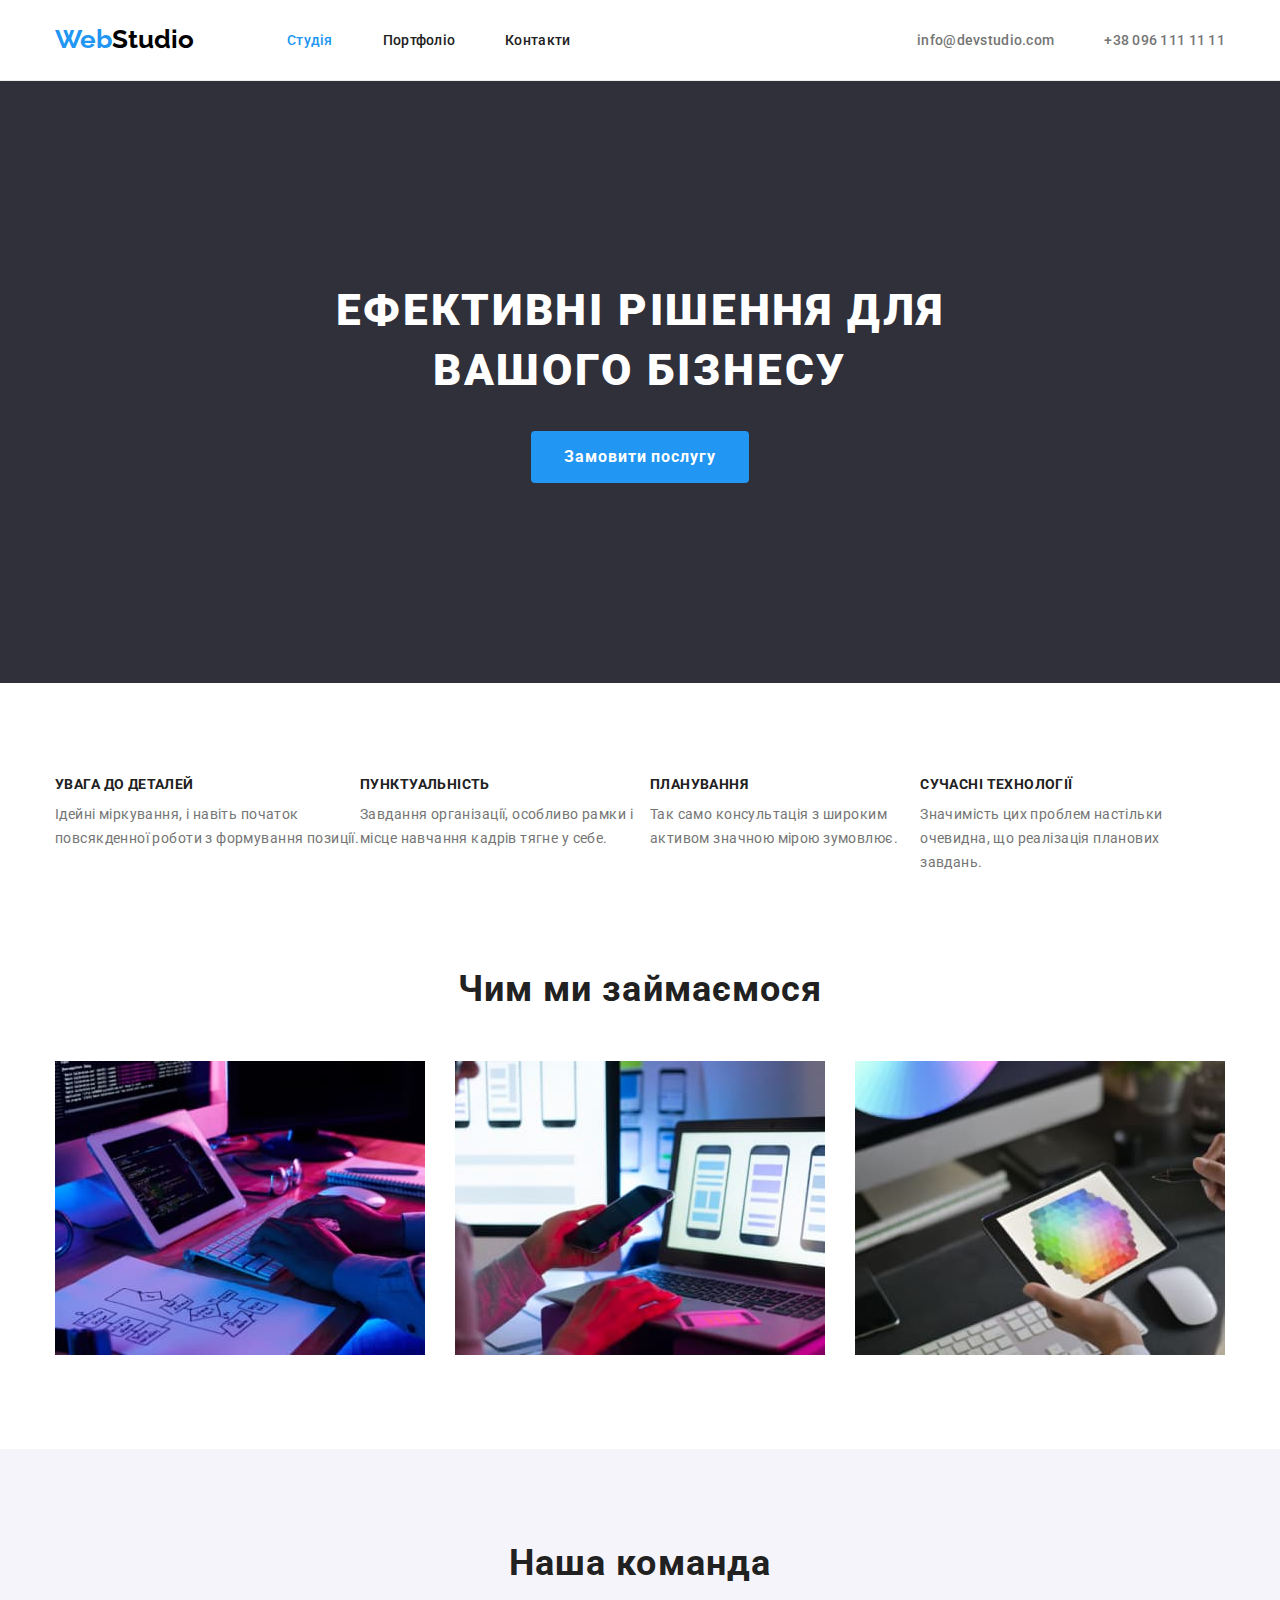
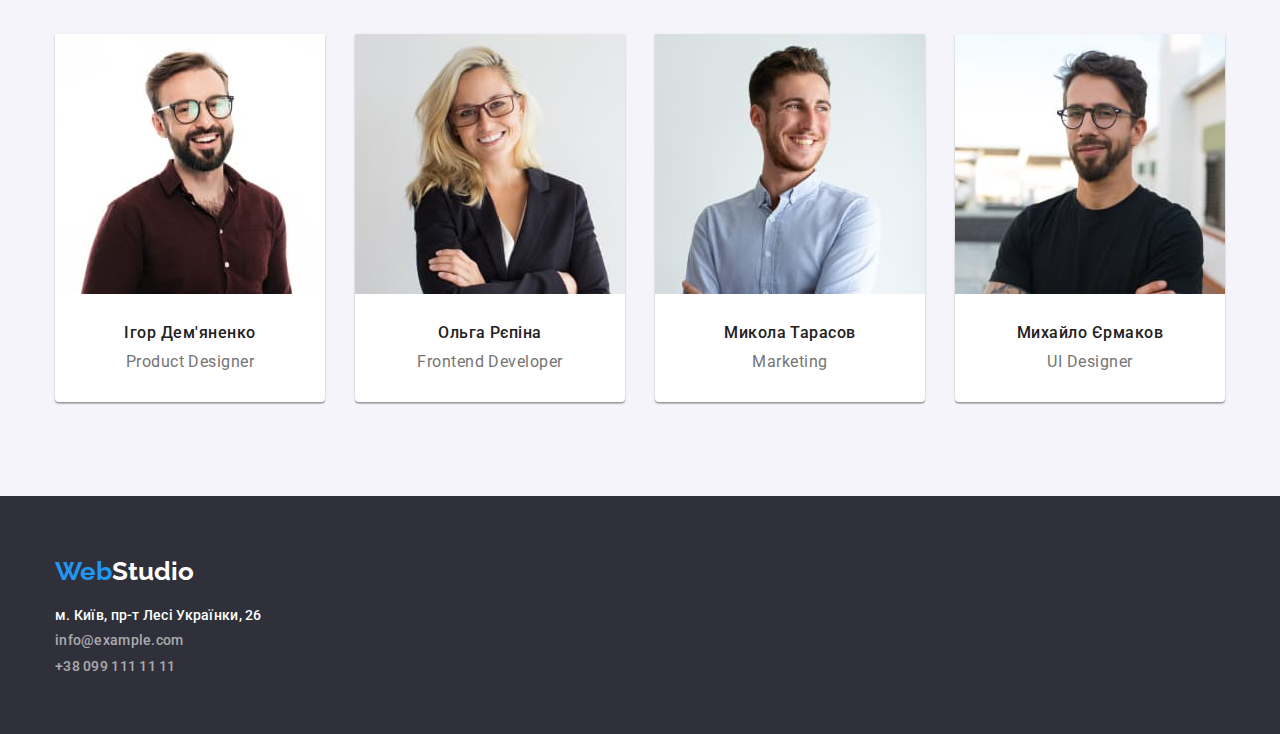
<file: index.html>
<!DOCTYPE html>
<html lang="uk">
  <head>
    <meta charset="UTF-8" />
    <meta http-equiv="X-UA-Compatible" content="IE=edge" />
    <meta name="viewport" content="width=device-width, initial-scale=1.0" />
    <title>Студія</title>
    <link rel="preconnect" href="https://fonts.googleapis.com" />
    <link rel="preconnect" href="https://fonts.gstatic.com" crossorigin />
    <link
      href="https://fonts.googleapis.com/css2?family=Raleway:wght@700&family=Roboto:wght@400;500;700;900&display=swap"
      rel="stylesheet"
    />
    <link
      rel="stylesheet"
      href="https://cdnjs.cloudflare.com/ajax/libs/modern-normalize/1.1.0/modern-normalize.min.css"
    />
    <link rel="stylesheet" href="./css/style.css" />
  </head>
  <body>
    <!-- HEADER -->
    <header class="header">
      <!-- КОНТЕЙНЕР -->
      <div class="container">
        <div class="header-flex">
          <nav class="header-nav">
            <!-- ЛОГО -->
            <a class="logo" href="./index.html"><span class="blue">Web</span>Studio</a>

            <!-- НАВІГАЦІЙНИЙ СПИСОК -->
            <ul class="nav-list list">
              <li class="nav-item"><a class="nav-link link-padding current" href="">Студія</a></li>
              <li class="nav-item">
                <a class="nav-link link-padding" href="./portfolio.html">Портфоліо</a>
              </li>
              <li class="nav-item"><a class="nav-link link-padding" href="">Контакти</a></li>
            </ul>
          </nav>

          <!-- ПОСИЛАННЯ АУТЕНТИФІКАЦІЇ -->
          <ul class="auth-list list">
            <li class="auth-item">
              <a class="auth-link link-padding" href="mailto:info@devstudio.com">
                info@devstudio.com
              </a>
            </li>
            <li class="auth-item">
              <a class="auth-link link-padding" href="tel:+380961111111">+38 096 111 11 11</a>
            </li>
          </ul>
        </div>
      </div>
      <div class="header-line"></div>
    </header>
    <!-- HEADER END -->
    <main>
      <!-- ГЕРОЙ -->
      <section class="hero">
        <div class="container">
          <h1 class="hero-title">
            Ефективні рішення для <br />
            вашого бізнесу
          </h1>
          <button class="hero-button" type="button">Замовити послугу</button>
        </div>
      </section>

      <!-- СИЛЬНІ СТОРОНИ -->
      <section class="section">
        <div class="container">
          <h2 class="section-title visually-hidden">Наші сильні сторони</h2>
          <ul class="pros-list list">
            <li class="pros-item">
              <h3 class="pros-title">увага до деталей</h3>
              <p class="pros-text">
                Ідейні міркування, і навіть початок повсякденної роботи з формування позиції.
              </p>
            </li>
            <li class="pros-item">
              <h3 class="pros-title">пунктуальність</h3>
              <p class="pros-text">
                Завдання організації, особливо рамки і місце навчання кадрів тягне у себе.
              </p>
            </li>
            <li class="pros-item">
              <h3 class="pros-title">планування</h3>
              <p class="pros-text">
                Так само консультація з широким активом значною мірою зумовлює.
              </p>
            </li>
            <li class="pros-item">
              <h3 class="pros-title">сучасні технології</h3>
              <p class="pros-text">
                Значимість цих проблем настільки очевидна, що реалізація планових завдань.
              </p>
            </li>
          </ul>
        </div>
      </section>

      <!-- ЧИМ ЗАЙМАЄМОСЬ -->
      <section class="section section-padding">
        <div class="container">
          <h2 class="section-title">Чим ми займаємося</h2>
          <ul class="work-list list">
            <li class="work-item">
              <img
                class="work-img"
                src="./images/index/keyboard1.jpg"
                alt="Программіст друкує код на клавіатурі"
                width="370"
                height="294"
              />
            </li>
            <li class="work-item">
              <img
                class="work-img"
                src="./images/index/phone-laptop2.jpg"
                alt="Людина тримає смартфон у лівій руці та свайпає по тачпаду правою рукою"
                width="370"
                height="294"
              />
            </li>
            <li class="work-item">
              <img
                class="work-img"
                src="./images/index/table3.jpg"
                alt="Дизайнер тримає планшет в лівій руці та вибирає колір на палітрі стілусом"
                width="370"
                height="294"
              />
            </li>
          </ul>
        </div>
      </section>

      <!-- НАША КОМАНДА -->
      <section class="section bg-light">
        <div class="container">
          <h2 class="section-title">Наша команда</h2>
          <ul class="team-list list">
            <li class="team-item">
              <img
                class="team-img"
                src="./images/index/igor1.jpg"
                alt="Фото Ігоря Дем'яненко"
                width="270"
                height="260"
              />
              <h3 class="team-title">Ігор Дем'яненко</h3>
              <p class="team-text">Product Designer</p>
            </li>
            <li class="team-item">
              <img
                class="team-img"
                src="./images/index/olga2.jpg"
                alt="Фото Ольги Рєпіної"
                width="270"
                height="260"
              />
              <h3 class="team-title">Ольга Рєпіна</h3>
              <p class="team-text">Frontend Developer</p>
            </li>
            <li class="team-item">
              <img
                class="team-img"
                src="./images/index/mikola3.jpg"
                alt="Фото Миколи Тарасова"
                width="270"
                height="260"
              />
              <h3 class="team-title">Микола Тарасов</h3>
              <p class="team-text">Marketing</p>
            </li>
            <li class="team-item">
              <img
                class="team-img"
                src="./images/index/mihaylo4.jpg"
                alt="Фото Михайла Єрмакова"
                width="270"
                height="260"
              />
              <h3 class="team-title">Михайло Єрмаков</h3>
              <p class="team-text">UI Designer</p>
            </li>
          </ul>
        </div>
      </section>
    </main>

    <!-- FOOTER -->
    <footer class="footer">
      <div class="container">
        <a class="logo color-white margin-logo" href=""><span class="blue">Web</span>Studio</a>
        <address class="footer-address">
          <ul class="nav-list list list-block">
            <li class="nav-item">
              <a
                class="nav-link color-white"
                href="https://www.google.com.ua/maps/place/%D0%B1%D1%83%D0%BB.+%D0%9B%D0%B5%D1%81%D0%B8+%D0%A3%D0%BA%D1%80%D0%B0%D0%B8%D0%BD%D0%BA%D0%B8,+26,+%D0%9A%D0%B8%D0%B5%D0%B2,+02000/@50.4265847,30.537711,17.5z/data=!4m5!3m4!1s0x40d4cf0e033ecbe9:0x57a4dffefec77da0!8m2!3d50.4265807!4d30.5383858?hl=ru"
                >м. Київ, пр-т Лесі Українки, 26
              </a>
            </li>
            <li class="nav-item">
              <a class="nav-link color-rgba" href="mailto:info@example.com">info@example.com</a>
            </li>
            <li class="nav-item">
              <a class="nav-link color-rgba" href="tel:+380991111111">+38 099 111 11 11</a>
            </li>
          </ul>
        </address>
      </div>
    </footer>
    <!-- FOOTER END-->
  </body>
</html>
</file>
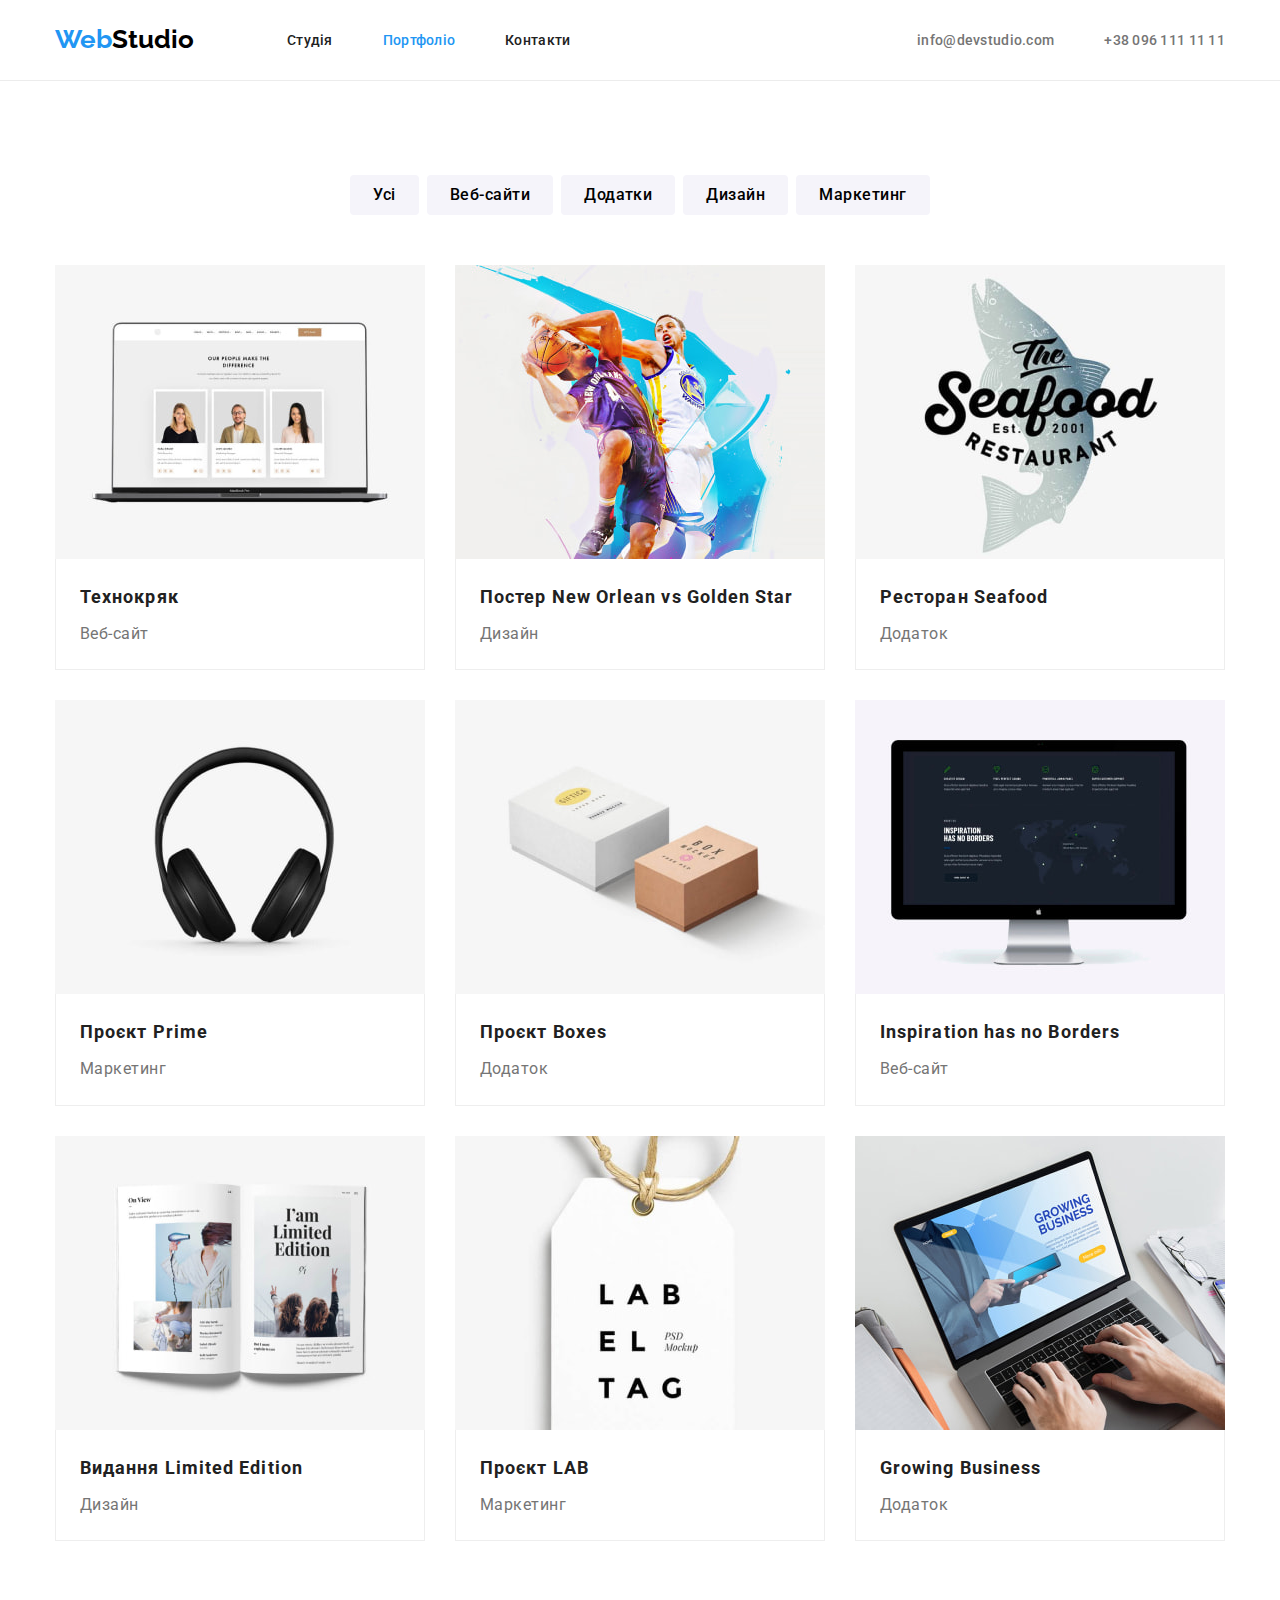
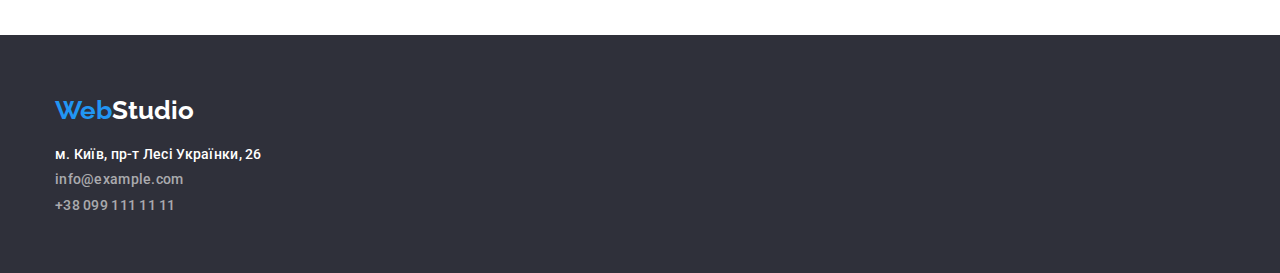
<file: portfolio.html>
<!DOCTYPE html>
<html lang="uk">
  <head>
    <meta charset="UTF-8" />
    <meta http-equiv="X-UA-Compatible" content="IE=edge" />
    <meta name="viewport" content="width=device-width, initial-scale=1.0" />
    <title>Портфоліо</title>
    <link rel="preconnect" href="https://fonts.googleapis.com" />
    <link rel="preconnect" href="https://fonts.gstatic.com" crossorigin />
    <link
      href="https://fonts.googleapis.com/css2?family=Raleway:wght@700&family=Roboto:wght@400;500;700;900&display=swap"
      rel="stylesheet"
    />
    <link
      rel="stylesheet"
      href="https://cdnjs.cloudflare.com/ajax/libs/modern-normalize/1.1.0/modern-normalize.min.css"
    />
    <link rel="stylesheet" href="./css/style.css" />
  </head>
  <body>
    <!-- HEADER -->
    <header class="header">
      <!-- КОНТЕЙНЕР -->
      <div class="container">
        <div class="header-flex">
          <nav class="header-nav">
            <!-- ЛОГО -->
            <a class="logo" href="./index.html"><span class="blue">Web</span>Studio</a>

            <!-- НАВІГАЦІЙНИЙ СПИСОК -->
            <ul class="nav-list list">
              <li class="nav-item">
                <a class="nav-link link-padding" href="./index.html">Студія</a>
              </li>
              <li class="nav-item">
                <a class="nav-link link-padding current" href="">Портфоліо</a>
              </li>
              <li class="nav-item"><a class="nav-link link-padding" href="">Контакти</a></li>
            </ul>
          </nav>

          <!-- ПОСИЛАННЯ АУТЕНТИФІКАЦІЇ -->
          <ul class="auth-list list">
            <li class="auth-item">
              <a class="auth-link link-padding" href="mailto:info@devstudio.com"
                >info@devstudio.com</a
              >
            </li>
            <li class="auth-item">
              <a class="auth-link link-padding" href="tel:+380961111111">+38 096 111 11 11</a>
            </li>
          </ul>
        </div>
      </div>
    </header>
    <!-- HEADER END -->
    <main>
      <section class="section">
        <div class="container">
          <!-- ФІЛЬТР -->
          <h1 class="section-title visually-hidden">Приклади наших проектів</h1>
          <ul class="filter-list list">
            <li class="filter-item"><button class="filter-btn" type="button">Усі</button></li>
            <li class="filter-item"><button class="filter-btn" type="button">Веб-сайти</button></li>
            <li class="filter-item"><button class="filter-btn" type="button">Додатки</button></li>
            <li class="filter-item"><button class="filter-btn" type="button">Дизайн</button></li>
            <li class="filter-item"><button class="filter-btn" type="button">Маркетинг</button></li>
          </ul>

          <!-- PROJECTS -->
          <ul class="projects-list list">
            <li class="projects-item">
              <a class="projects-link" href="">
                <img
                  class="projects-img"
                  src="./images/portfolio/laptop.jpg"
                  alt="Ноутбук"
                  width="370"
                  height="294"
                />
                <div class="projects-border">
                  <h2 class="projects-title">Технокряк</h2>
                  <p class="projects-text">Веб-сайт</p>
                </div>
              </a>
            </li>
            <li class="projects-item">
              <a class="projects-link" href="">
                <img
                  class="projects-img"
                  src="./images/portfolio/basketball-players.jpg"
                  alt="Постер баскетбольного матчу New Orlean проти Golden Star"
                  width="370"
                  height="294"
                />
                <div class="projects-border">
                  <h2 class="projects-title">Постер New Orlean vs Golden Star</h2>
                  <p class="projects-text">Дизайн</p>
                </div>
              </a>
            </li>
            <li class="projects-item">
              <a class="projects-link" href="">
                <img
                  class="projects-img"
                  src="./images/portfolio/seafood.jpg"
                  alt="Логотип ресторану Seafood"
                  width="370"
                  height="294"
                />
                <div class="projects-border">
                  <h2 class="projects-title">Ресторан Seafood</h2>
                  <p class="projects-text">Додаток</p>
                </div>
              </a>
            </li>
            <li class="projects-item">
              <a class="projects-link" href="">
                <img
                  class="projects-img"
                  src="./images/portfolio/headphone.jpg"
                  alt="Навушники"
                  width="370"
                  height="294"
                />
                <div class="projects-border">
                  <h2 class="projects-title">Проєкт Prime</h2>
                  <p class="projects-text">Маркетинг</p>
                </div>
              </a>
            </li>
            <li class="projects-item">
              <a class="projects-link" href="">
                <img
                  class="projects-img"
                  src="./images/portfolio/boxes.jpg"
                  alt="Дві коробочки, одна поменьше коричневого кольору, друга побільше білого кольору"
                  width="370"
                  height="294"
                />
                <div class="projects-border">
                  <h2 class="projects-title">Проєкт Boxes</h2>
                  <p class="projects-text">Додаток</p>
                </div>
              </a>
            </li>
            <li class="projects-item">
              <a class="projects-link" href="">
                <img
                  class="projects-img"
                  src="./images/portfolio/monitor.jpg"
                  alt="Монітор від Apple"
                  width="370"
                  height="294"
                />
                <div class="projects-border">
                  <h2 class="projects-title">Inspiration has no Borders</h2>
                  <p class="projects-text">Веб-сайт</p>
                </div>
              </a>
            </li>
            <li class="projects-item">
              <a class="projects-link" href="">
                <img
                  class="projects-img"
                  src="./images/portfolio/book.jpg"
                  alt="Книга 'I`m Limited Edition'"
                  width="370"
                  height="294"
                />
                <div class="projects-border">
                  <h2 class="projects-title">Видання Limited Edition</h2>
                  <p class="projects-text">Дизайн</p>
                </div>
              </a>
            </li>
            <li class="projects-item">
              <a class="projects-link" href="">
                <img
                  class="projects-img"
                  src="./images/portfolio/tag.jpg"
                  alt="Біла бірка з написом"
                  width="370"
                  height="294"
                />
                <div class="projects-border">
                  <h2 class="projects-title">Проєкт LAB</h2>
                  <p class="projects-text">Маркетинг</p>
                </div>
              </a>
            </li>
            <li class="projects-item">
              <a class="projects-link" href="">
                <img
                  class="projects-img"
                  src="./images/portfolio/writing-laptop.jpg"
                  alt="Ноутбук, на якому друкують текст"
                  width="370"
                  height="294"
                />
                <div class="projects-border">
                  <h2 class="projects-title">Growing Business</h2>
                  <p class="projects-text">Додаток</p>
                </div>
              </a>
            </li>
          </ul>
        </div>
      </section>
    </main>

    <!-- FOOTER -->
    <footer class="footer">
      <div class="container">
        <a class="logo color-white margin-logo" href=""><span class="blue">Web</span>Studio</a>
        <address class="footer-address">
          <ul class="nav-list list list-block">
            <li class="nav-item">
              <a
                class="nav-link color-white"
                href="https://www.google.com.ua/maps/place/%D0%B1%D1%83%D0%BB.+%D0%9B%D0%B5%D1%81%D0%B8+%D0%A3%D0%BA%D1%80%D0%B0%D0%B8%D0%BD%D0%BA%D0%B8,+26,+%D0%9A%D0%B8%D0%B5%D0%B2,+02000/@50.4265847,30.537711,17.5z/data=!4m5!3m4!1s0x40d4cf0e033ecbe9:0x57a4dffefec77da0!8m2!3d50.4265807!4d30.5383858?hl=ru"
                >м. Київ, пр-т Лесі Українки, 26
              </a>
            </li>
            <li class="nav-item">
              <a class="nav-link color-rgba" href="mailto:info@example.com">info@example.com</a>
            </li>
            <li class="nav-item">
              <a class="nav-link color-rgba" href="tel:+380991111111">+38 099 111 11 11</a>
            </li>
          </ul>
        </address>
      </div>
    </footer>
    <!-- FOOTER END-->
  </body>
</html>
</file>
<file: css/style.css>
:root {
  /* text colors */
  --main-color: #212121;
  --secondary-color: #757575;
  --active-color: #2196f3;
  --white-color: #ffffff;
  --link-color-rgba-60: rgba(255, 255, 255, 0.6);
  /* background color */
  --bg-dark: #2f303a;
  --bg-light: #f5f4fa;
  --border-color: #eeeeee;
  --header-line: #ececec;
  /* fonts */
  --main-font: 'Roboto', sans-serif;
  --secondary-font: 'Raleway', sans-serif;
}
body {
  color: var(--main-color);
  font-family: var(--main-font);
}
h1,
h2,
h3,
h4,
h5,
h6,
ul,
p {
  margin: 0;
  padding: 0;
}
img {
  display: block;
}
.visually-hidden {
  position: absolute;
  white-space: nowrap;
  width: 1px;
  height: 1px;
  overflow: hidden;
  border: 0;
  padding: 0;
  clip: rect(0 0 0 0);
  clip-path: inset(50%);
  margin: -1px;
}
/* INDEX.HTML */

/* HEADER */
.header {
  border-bottom: 1px solid var(--header-line);
}
/* КОНТЕЙНЕР  */
.container {
  width: 1200px;
  margin: 0 auto;
  padding: 0 15px;
}
.header-flex {
  display: flex;
  justify-content: space-between;
  align-items: center;
}
.header-nav {
  display: flex;
  align-items: center;
}
.logo {
  color: #000000;
  font-family: 'Raleway', sans-serif;

  font-weight: 700;
  font-size: 26px;
  line-height: 1.2;

  text-decoration: none;
}
.blue {
  color: var(--active-color);
}
.list {
  list-style: none;
}
.nav-list {
  display: flex;

  margin-left: 93px;
}
.nav-item {
  margin-left: 50px;
}
.nav-item:first-child {
  margin-left: 0;
}
.nav-link {
  display: block;

  font-weight: 500;
  font-size: 14px;
  line-height: 1.15;
  letter-spacing: 0.02em;

  color: var(--main-color);

  text-decoration: none;
}
.link-padding {
  padding: 32px 0;
}
.nav-list .nav-link.current {
  color: var(--active-color);
}
.nav-link:hover,
.nav-link:focus {
  color: var(--active-color);
}
.auth-list {
  display: flex;
  align-items: center;
}
.auth-item {
}
.auth-item + .auth-item {
  margin-left: 50px;
}
.auth-link {
  font-weight: 500;
  font-size: 14px;
  line-height: 1.14;
  letter-spacing: 0.02em;

  color: var(--secondary-color);

  text-decoration: none;
}
.auth-link:hover,
.auth-link:focus {
  color: var(--active-color);
}

/* ГЕРОЙ */
.hero {
  background-color: var(--bg-dark);

  text-align: center;

  padding: 200px 0;
}
.hero-title {
  font-weight: 900;
  font-size: 44px;
  line-height: 1.36;

  letter-spacing: 0.06em;
  text-transform: uppercase;

  color: var(--white-color);

  margin-bottom: 30px;
}
.hero-button {
  font-family: inherit;
  font-weight: 700;
  font-size: 16px;
  line-height: 1.9;
  letter-spacing: 0.06em;

  color: var(--white-color);
  background-color: var(--active-color);

  padding: 10px 32px;
  min-width: 216px;
  border-radius: 4px;
  border: 1px solid transparent;

  cursor: pointer;
}

/* СИЛЬНІ СТОРОНИ */

/* яке повторюється */
.section {
  padding: 94px 0;
}
.section-padding {
  padding-top: 0;
}
.section-title {
  font-weight: 700;
  font-size: 36px;
  line-height: 1.16;
  text-align: center;
  letter-spacing: 0.03em;

  margin-bottom: 50px;
}
/* ////яке повторюється */

.pros-list {
  display: flex;
  justify-content: space-between;
}
.pros-item {
}
.pros-title {
  font-weight: 700;
  font-size: 14px;
  line-height: 1.14;
  letter-spacing: 0.03em;
  text-transform: uppercase;

  margin-bottom: 10px;
}
.pros-text {
  font-size: 14px;
  line-height: 1.71;

  letter-spacing: 0.03em;

  color: var(--secondary-color);
}

/* ЧИМ ЗАЙМАЄМОСЬ */
.work-list {
  display: flex;
  justify-content: space-between;
}
.work-item {
}
.work-img {
}

/* НАША КОМАНДА */
.bg-light {
  background-color: var(--bg-light);
}
.team-list {
  display: flex;
  justify-content: space-between;
}
.team-item {
  background-color: var(--white-color);

  box-shadow: 0px 1px 3px rgba(0, 0, 0, 0.12), 0px 1px 1px rgba(0, 0, 0, 0.14),
    0px 2px 1px rgba(0, 0, 0, 0.2);
  border-radius: 0px 0px 4px 4px;
}
.team-img {
  margin-bottom: 30px;
}
.team-title {
  font-weight: 500;
  font-size: 16px;
  line-height: 1.18;
  letter-spacing: 0.03em;

  text-align: center;

  margin-bottom: 10px;
}
.team-text {
  font-size: 16px;
  line-height: 1.18;
  letter-spacing: 0.03em;

  text-align: center;

  color: var(--secondary-color);

  margin-bottom: 30px;
}

/* FOOTER */

.footer {
  background-color: var(--bg-dark);
  padding: 60px 0;
}
.color-white {
  color: var(--white-color);
}
.color-rgba {
  color: var(--link-color-rgba-60);
}
.footer-address {
  font-style: normal;
}
.list-block {
  display: block;
  margin-left: 0;
}
.list-block > .nav-item {
  margin-left: 0;
  margin-bottom: 9px;
}
.list-block > .nav-item:last-child {
  margin-bottom: 0;
}
.margin-logo {
  display: inline-block;
  margin-bottom: 20px;
}
/* END ///INDEX.HTML */

/* PORTFOLIO.HTML */

/* Фільтр */

.filter-list {
  display: flex;
  justify-content: center;
  margin-bottom: 50px;
}
.filter-item {
  display: inline-block;
}
.filter-item + .filter-item {
  margin-left: 8px;
}
.filter-btn {
  font-family: inherit;
  font-weight: 500;
  font-size: 16px;
  line-height: 1.62;

  background-color: var(--bg-light);

  text-align: center;
  letter-spacing: 0.03em;

  border: 1px solid transparent;
  border-radius: 4px;
  padding: 6px 22px;

  cursor: pointer;
}
.filter-btn:hover,
.filter-btn:focus {
  color: var(--white-color);
  background-color: var(--active-color);

  border: 1px solid var(--active-color);
  /* padding: 6px 25px; */
}
/* Приклади проектів */
.projects-list {
  display: flex;
  flex-wrap: wrap;
}
.projects-item {
  width: calc((100% - 60px) / 3);
  margin-right: 30px;
  margin-bottom: 30px;
}
.projects-border {
  border-bottom: 1px solid var(--border-color);
  border-right: 1px solid var(--border-color);
  border-left: 1px solid var(--border-color);
}
.projects-item:nth-child(3n) {
  margin-right: 0;
}
.projects-item:nth-last-child(-n + 3) {
  margin-bottom: 0px;
}
.projects-link {
  font-weight: 700;
  font-size: 18px;
  line-height: 2;

  letter-spacing: 0.06em;
  text-decoration: none;

  color: var(--main-color);
}
.projects-img {
}
.projects-title {
  font-weight: 700;
  font-size: 18px;
  line-height: 2;
  letter-spacing: 0.06em;

  padding: 20px 0 0 24px;
  margin-bottom: 4px;
}
.projects-text {
  font-weight: 400;
  font-size: 16px;
  line-height: 1.9;
  letter-spacing: 0.03em;

  padding-left: 24px;
  margin-bottom: 20px;

  color: var(--secondary-color);
}
/* END //PORTFOLIO.HTML */
</file>
